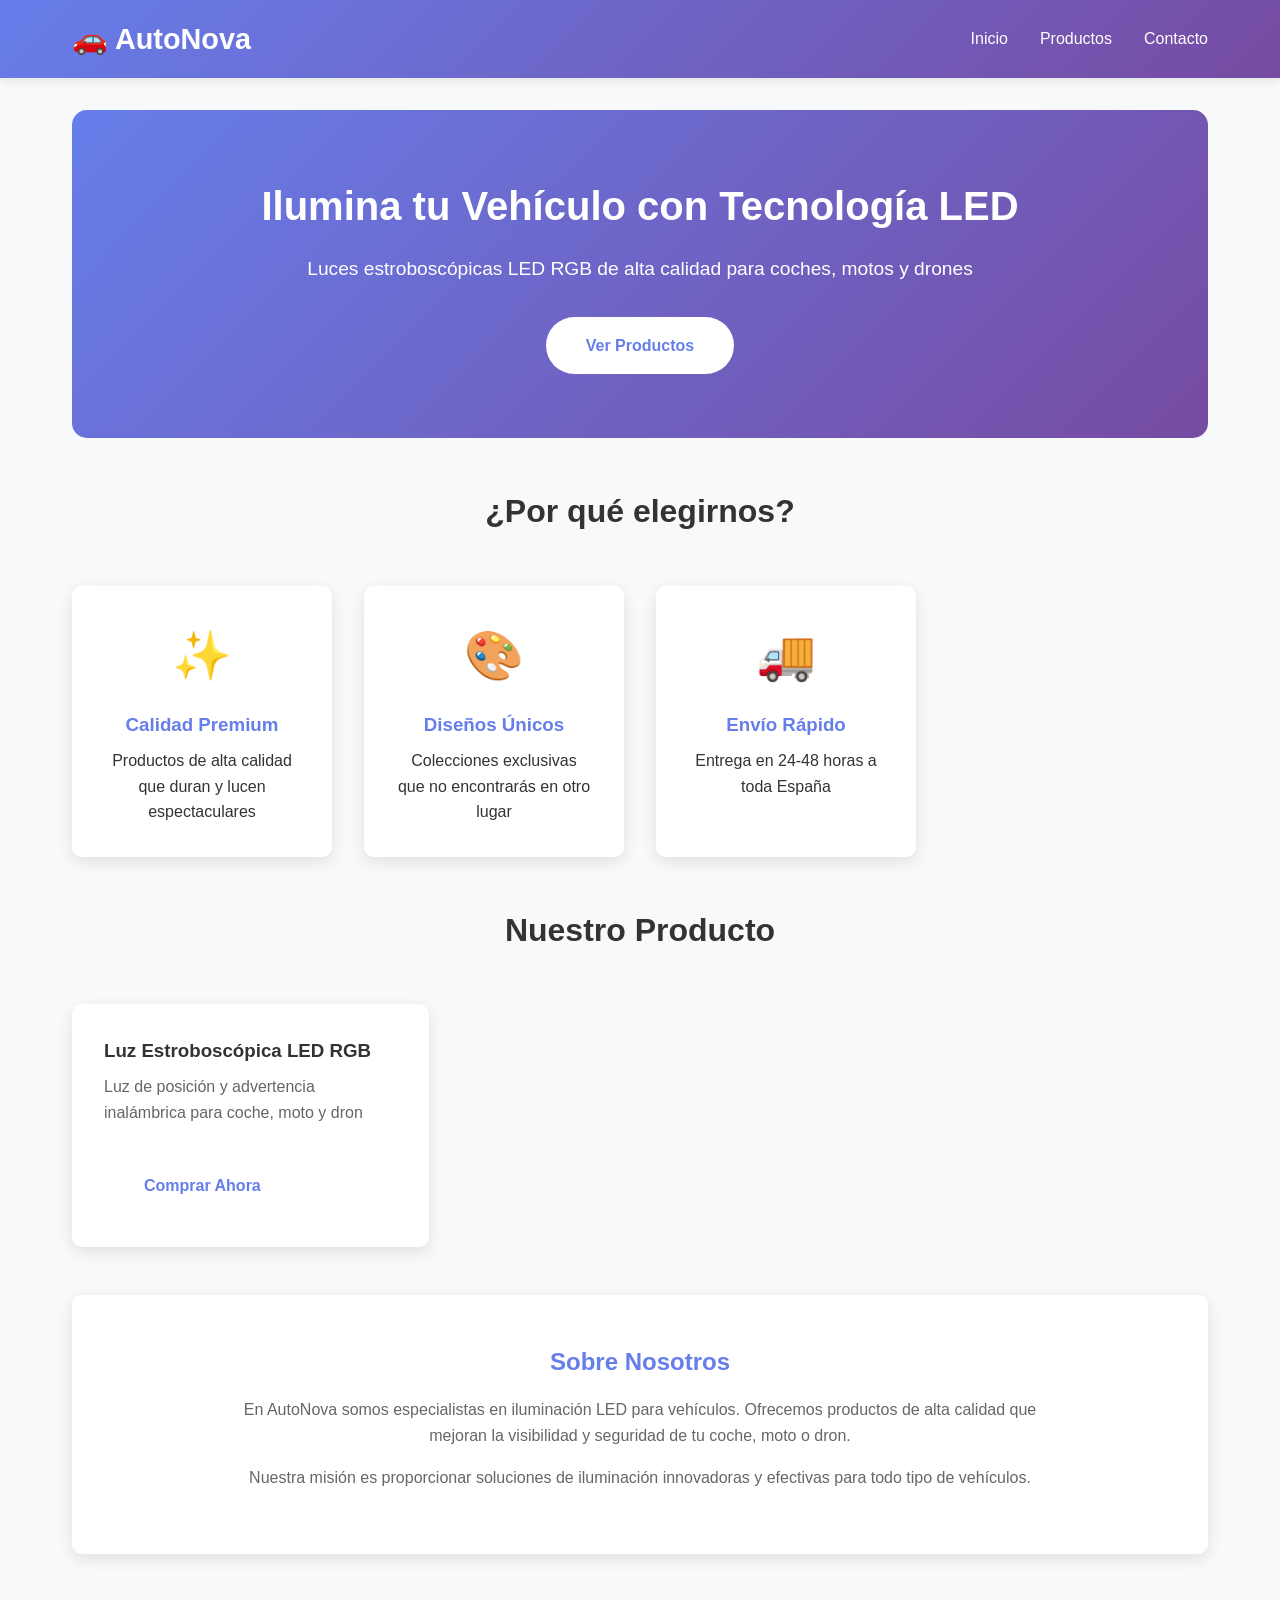
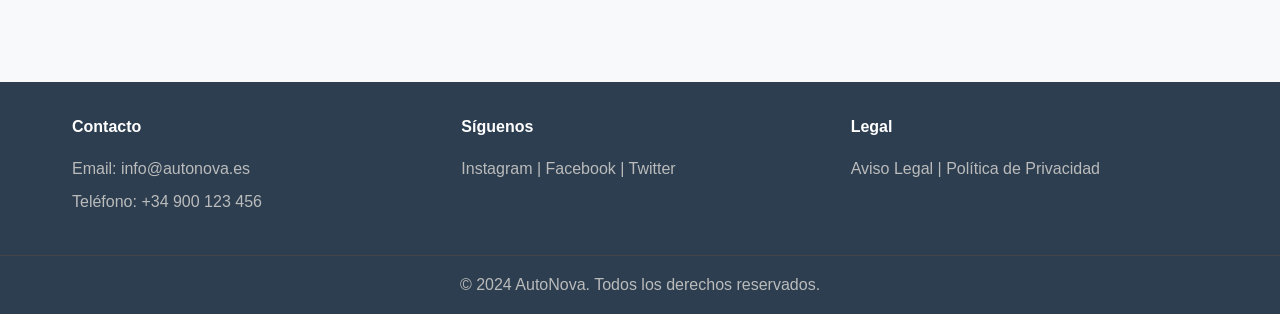
<file: index.html>
<!DOCTYPE html>
<html lang="es">
<head>
    <meta charset="UTF-8">
    <meta name="viewport" content="width=device-width, initial-scale=1.0">
    <title>AutoNova - Accesorios LED para Vehículos</title>
    <link rel="stylesheet" href="style.css">
</head>
<body>
    <header>
        <nav>
            <h1>🚗 AutoNova</h1>
            <ul>
                <li><a href="index.html">Inicio</a></li>
                <li><a href="products.html">Productos</a></li>
                <li><a href="contacto.html">Contacto</a></li>
            </ul>
        </nav>
    </header>

    <main>
        <section class="hero">
            <h2>Ilumina tu Vehículo con Tecnología LED</h2>
            <p>Luces estroboscópicas LED RGB de alta calidad para coches, motos y drones</p>
            <a href="products.html" class="cta-button">Ver Productos</a>
        </section>

        <section class="features">
            <h2>¿Por qué elegirnos?</h2>
            <article class="feature-card">
                <span class="icon">✨</span>
                <h3>Calidad Premium</h3>
                <p>Productos de alta calidad que duran y lucen espectaculares</p>
            </article>
            <article class="feature-card">
                <span class="icon">🎨</span>
                <h3>Diseños Únicos</h3>
                <p>Colecciones exclusivas que no encontrarás en otro lugar</p>
            </article>
            <article class="feature-card">
                <span class="icon">🚚</span>
                <h3>Envío Rápido</h3>
                <p>Entrega en 24-48 horas a toda España</p>
            </article>
        </section>

        <section class="featured-products">
            <h2>Nuestro Producto</h2>
            <article class="product-preview">
                <h3>Luz Estroboscópica LED RGB</h3>
                <p>Luz de posición y advertencia inalámbrica para coche, moto y dron</p>
                <a href="https://iwh08i-61.myshopify.com/checkouts/cn/hWN5iMxh8oSyE7Tl8J4o7qvz/es-es?_r=AQABdAQBVFLVPikiuw-yGiGpzpXRgN3s1sM5fGQhyjwQyFk&auto_redirect=false&edge_redirect=true&skip_shop_pay=true" class="cta-button" style="display: inline-block; margin-top: 1rem;">Comprar Ahora</a>
            </article>
        </section>

        <section class="about">
            <h2>Sobre Nosotros</h2>
            <p>En AutoNova somos especialistas en iluminación LED para vehículos. Ofrecemos productos de alta calidad que mejoran la visibilidad y seguridad de tu coche, moto o dron.</p>
            <p>Nuestra misión es proporcionar soluciones de iluminación innovadoras y efectivas para todo tipo de vehículos.</p>
        </section>
    </main>

    <footer>
        <section class="footer-content">
            <article class="footer-section">
                <h4>Contacto</h4>
                <p>Email: info@autonova.es</p>
                <p>Teléfono: +34 900 123 456</p>
            </article>
            <article class="footer-section">
                <h4>Síguenos</h4>
                <p>Instagram | Facebook | Twitter</p>
            </article>
            <article class="footer-section">
                <h4>Legal</h4>
                <p>Aviso Legal | Política de Privacidad</p>
            </article>
        </section>
        <p class="copyright">&copy; 2024 AutoNova. Todos los derechos reservados.</p>
    </footer>
</body>
</html>
</file>
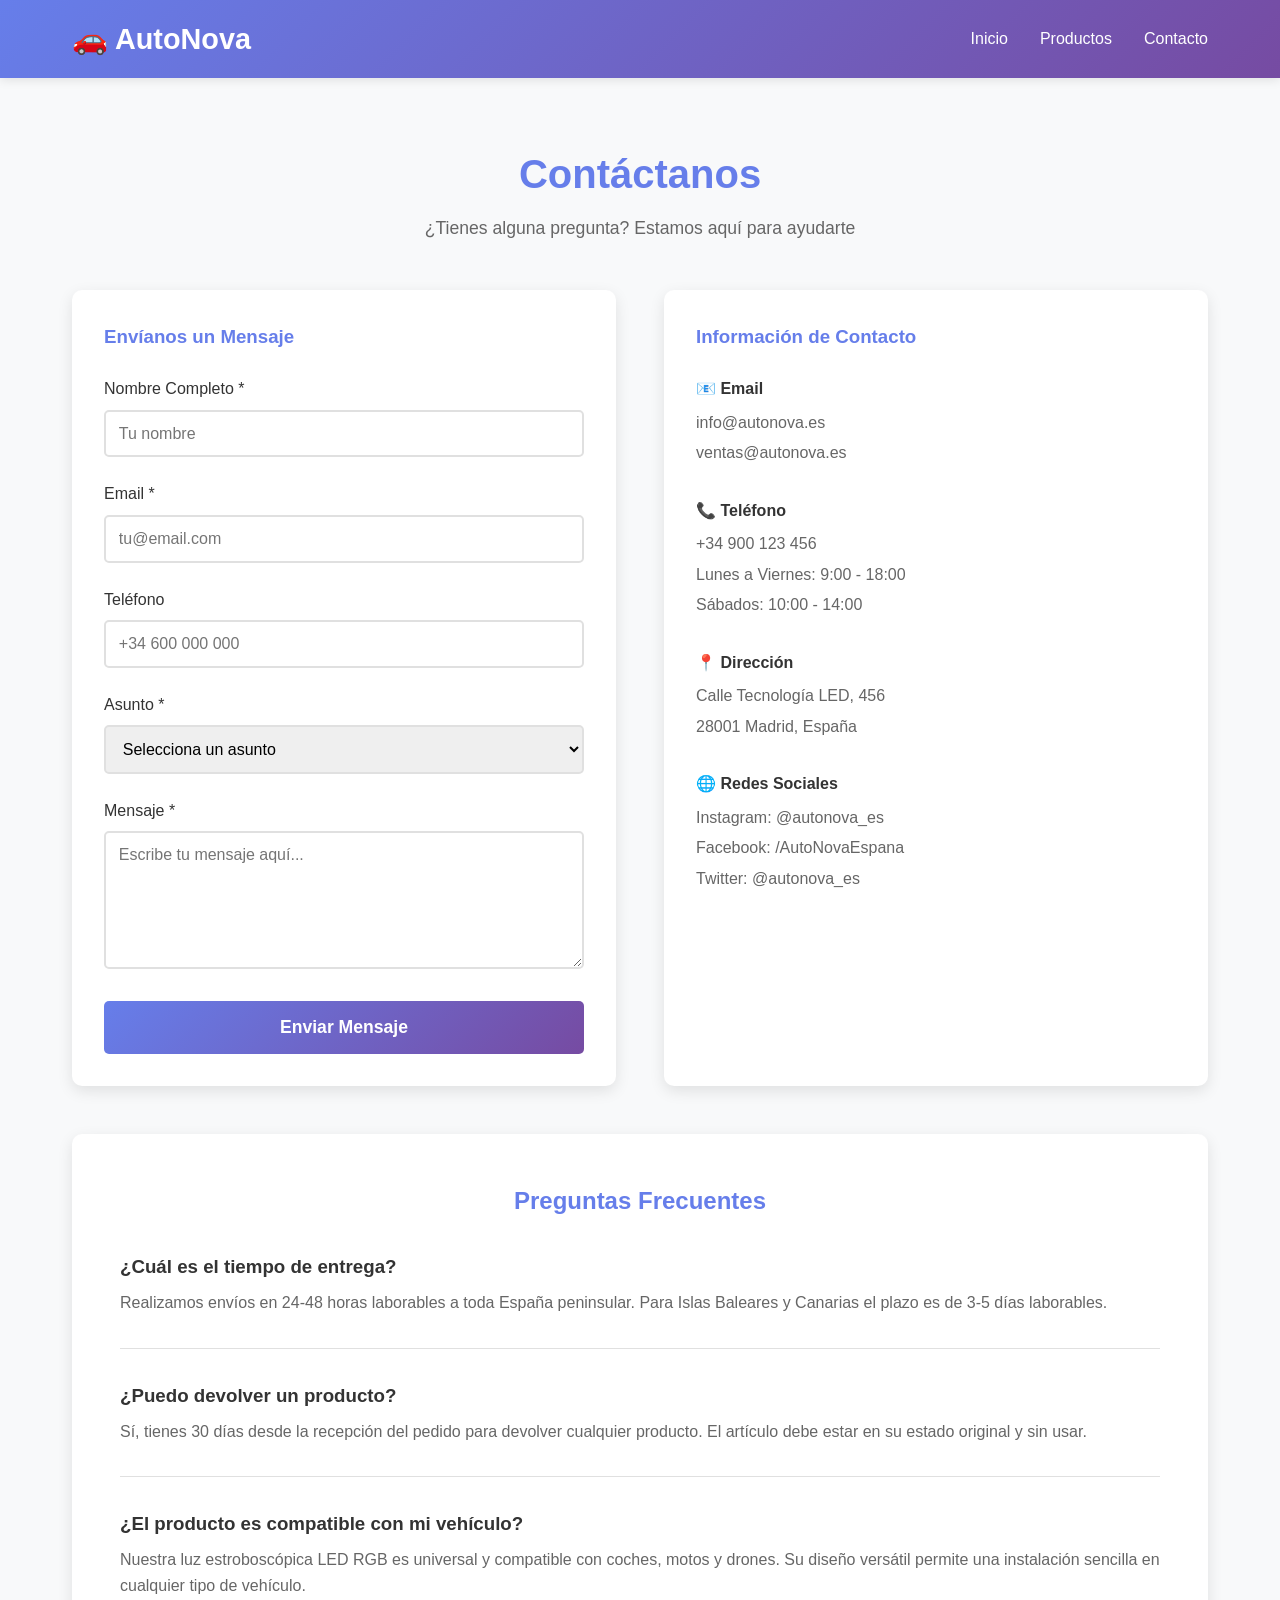
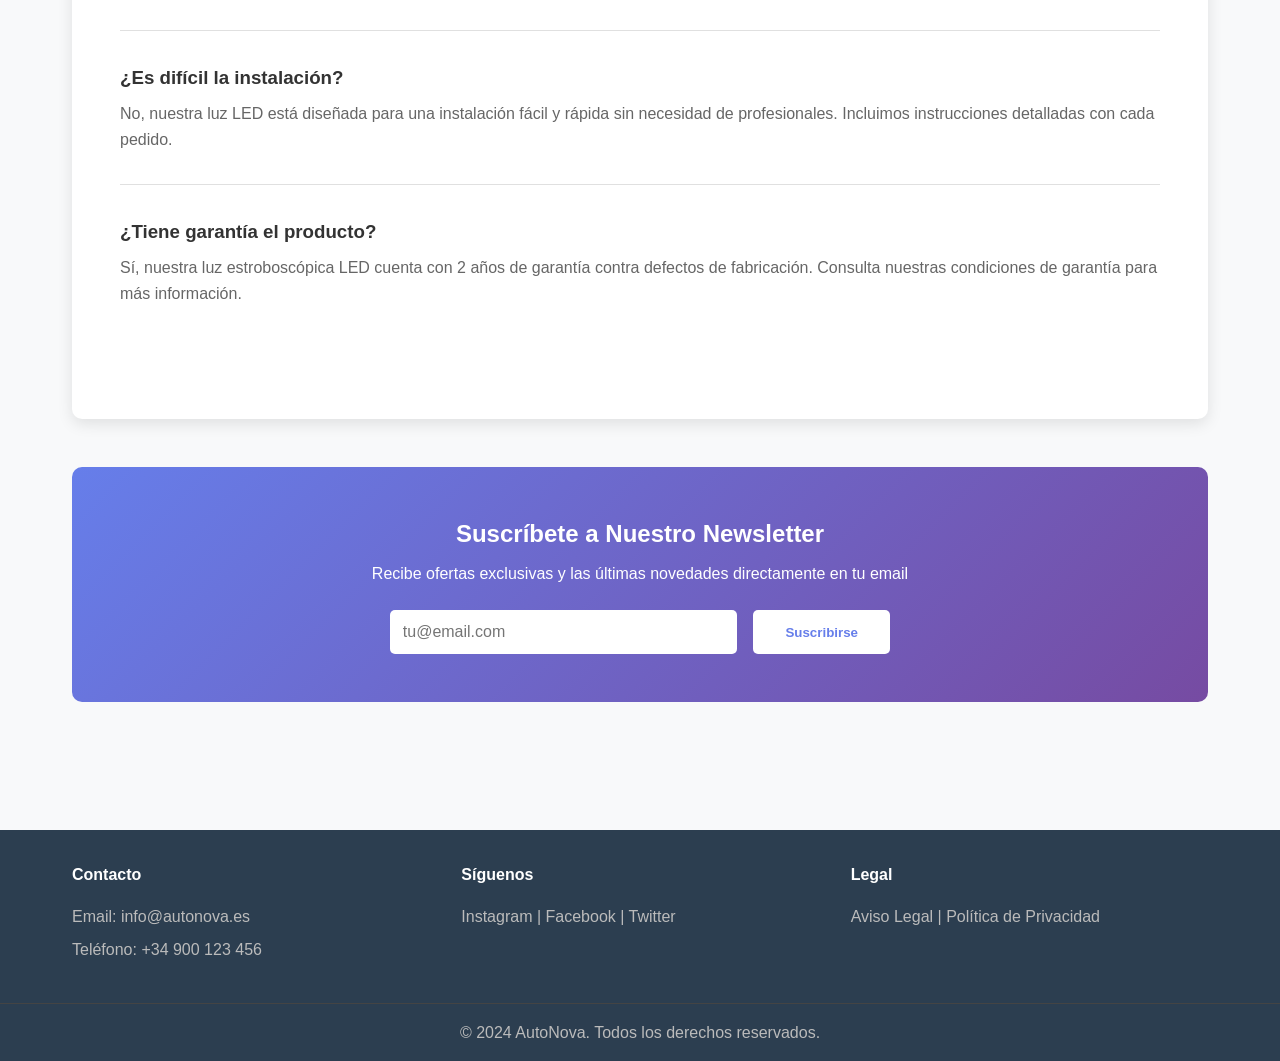
<file: contacto.html>
<!DOCTYPE html>
<html lang="es">
<head>
    <meta charset="UTF-8">
    <meta name="viewport" content="width=device-width, initial-scale=1.0">
    <title>Contacto - AutoNova</title>
    <link rel="stylesheet" href="style.css">
</head>
<body>
    <header>
        <nav>
            <h1>🚗 AutoNova</h1>
            <ul>
                <li><a href="index.html">Inicio</a></li>
                <li><a href="products.html">Productos</a></li>
                <li><a href="contacto.html">Contacto</a></li>
            </ul>
        </nav>
    </header>

    <main>
        <section class="page-header">
            <h2>Contáctanos</h2>
            <p>¿Tienes alguna pregunta? Estamos aquí para ayudarte</p>
        </section>

        <section class="contact-container">
            <article class="contact-form">
                <h3>Envíanos un Mensaje</h3>
                <form>
                    <label for="name">Nombre Completo *</label>
                    <input type="text" id="name" name="name" required placeholder="Tu nombre">

                    <label for="email">Email *</label>
                    <input type="email" id="email" name="email" required placeholder="tu@email.com">

                    <label for="phone">Teléfono</label>
                    <input type="tel" id="phone" name="phone" placeholder="+34 600 000 000">

                    <label for="subject">Asunto *</label>
                    <select id="subject" name="subject" required>
                        <option value="">Selecciona un asunto</option>
                        <option value="info">Información sobre productos</option>
                        <option value="order">Estado de mi pedido</option>
                        <option value="return">Devoluciones y garantías</option>
                        <option value="suggestion">Sugerencias</option>
                        <option value="other">Otro</option>
                    </select>

                    <label for="message">Mensaje *</label>
                    <textarea id="message" name="message" required placeholder="Escribe tu mensaje aquí..." rows="6"></textarea>

                    <button type="submit" class="submit-button">Enviar Mensaje</button>
                </form>
            </article>

            <article class="contact-info">
                <h3>Información de Contacto</h3>

                <section class="info-block">
                    <h4>📧 Email</h4>
                    <p>info@autonova.es</p>
                    <p>ventas@autonova.es</p>
                </section>

                <section class="info-block">
                    <h4>📞 Teléfono</h4>
                    <p>+34 900 123 456</p>
                    <p>Lunes a Viernes: 9:00 - 18:00</p>
                    <p>Sábados: 10:00 - 14:00</p>
                </section>

                <section class="info-block">
                    <h4>📍 Dirección</h4>
                    <p>Calle Tecnología LED, 456</p>
                    <p>28001 Madrid, España</p>
                </section>

                <section class="info-block">
                    <h4>🌐 Redes Sociales</h4>
                    <p>Instagram: @autonova_es</p>
                    <p>Facebook: /AutoNovaEspana</p>
                    <p>Twitter: @autonova_es</p>
                </section>
            </article>
        </section>

        <section class="faq-section">
            <h2>Preguntas Frecuentes</h2>

            <article class="faq-item">
                <h3>¿Cuál es el tiempo de entrega?</h3>
                <p>Realizamos envíos en 24-48 horas laborables a toda España peninsular. Para Islas Baleares y Canarias el plazo es de 3-5 días laborables.</p>
            </article>

            <article class="faq-item">
                <h3>¿Puedo devolver un producto?</h3>
                <p>Sí, tienes 30 días desde la recepción del pedido para devolver cualquier producto. El artículo debe estar en su estado original y sin usar.</p>
            </article>

            <article class="faq-item">
                <h3>¿El producto es compatible con mi vehículo?</h3>
                <p>Nuestra luz estroboscópica LED RGB es universal y compatible con coches, motos y drones. Su diseño versátil permite una instalación sencilla en cualquier tipo de vehículo.</p>
            </article>

            <article class="faq-item">
                <h3>¿Es difícil la instalación?</h3>
                <p>No, nuestra luz LED está diseñada para una instalación fácil y rápida sin necesidad de profesionales. Incluimos instrucciones detalladas con cada pedido.</p>
            </article>

            <article class="faq-item">
                <h3>¿Tiene garantía el producto?</h3>
                <p>Sí, nuestra luz estroboscópica LED cuenta con 2 años de garantía contra defectos de fabricación. Consulta nuestras condiciones de garantía para más información.</p>
            </article>
        </section>

        <section class="newsletter">
            <h2>Suscríbete a Nuestro Newsletter</h2>
            <p>Recibe ofertas exclusivas y las últimas novedades directamente en tu email</p>
            <form class="newsletter-form">
                <input type="email" placeholder="tu@email.com" required>
                <button type="submit">Suscribirse</button>
            </form>
        </section>
    </main>

    <footer>
        <section class="footer-content">
            <article class="footer-section">
                <h4>Contacto</h4>
                <p>Email: info@autonova.es</p>
                <p>Teléfono: +34 900 123 456</p>
            </article>
            <article class="footer-section">
                <h4>Síguenos</h4>
                <p>Instagram | Facebook | Twitter</p>
            </article>
            <article class="footer-section">
                <h4>Legal</h4>
                <p>Aviso Legal | Política de Privacidad</p>
            </article>
        </section>
        <p class="copyright">&copy; 2024 AutoNova. Todos los derechos reservados.</p>
    </footer>
</body>
</html>
</file>
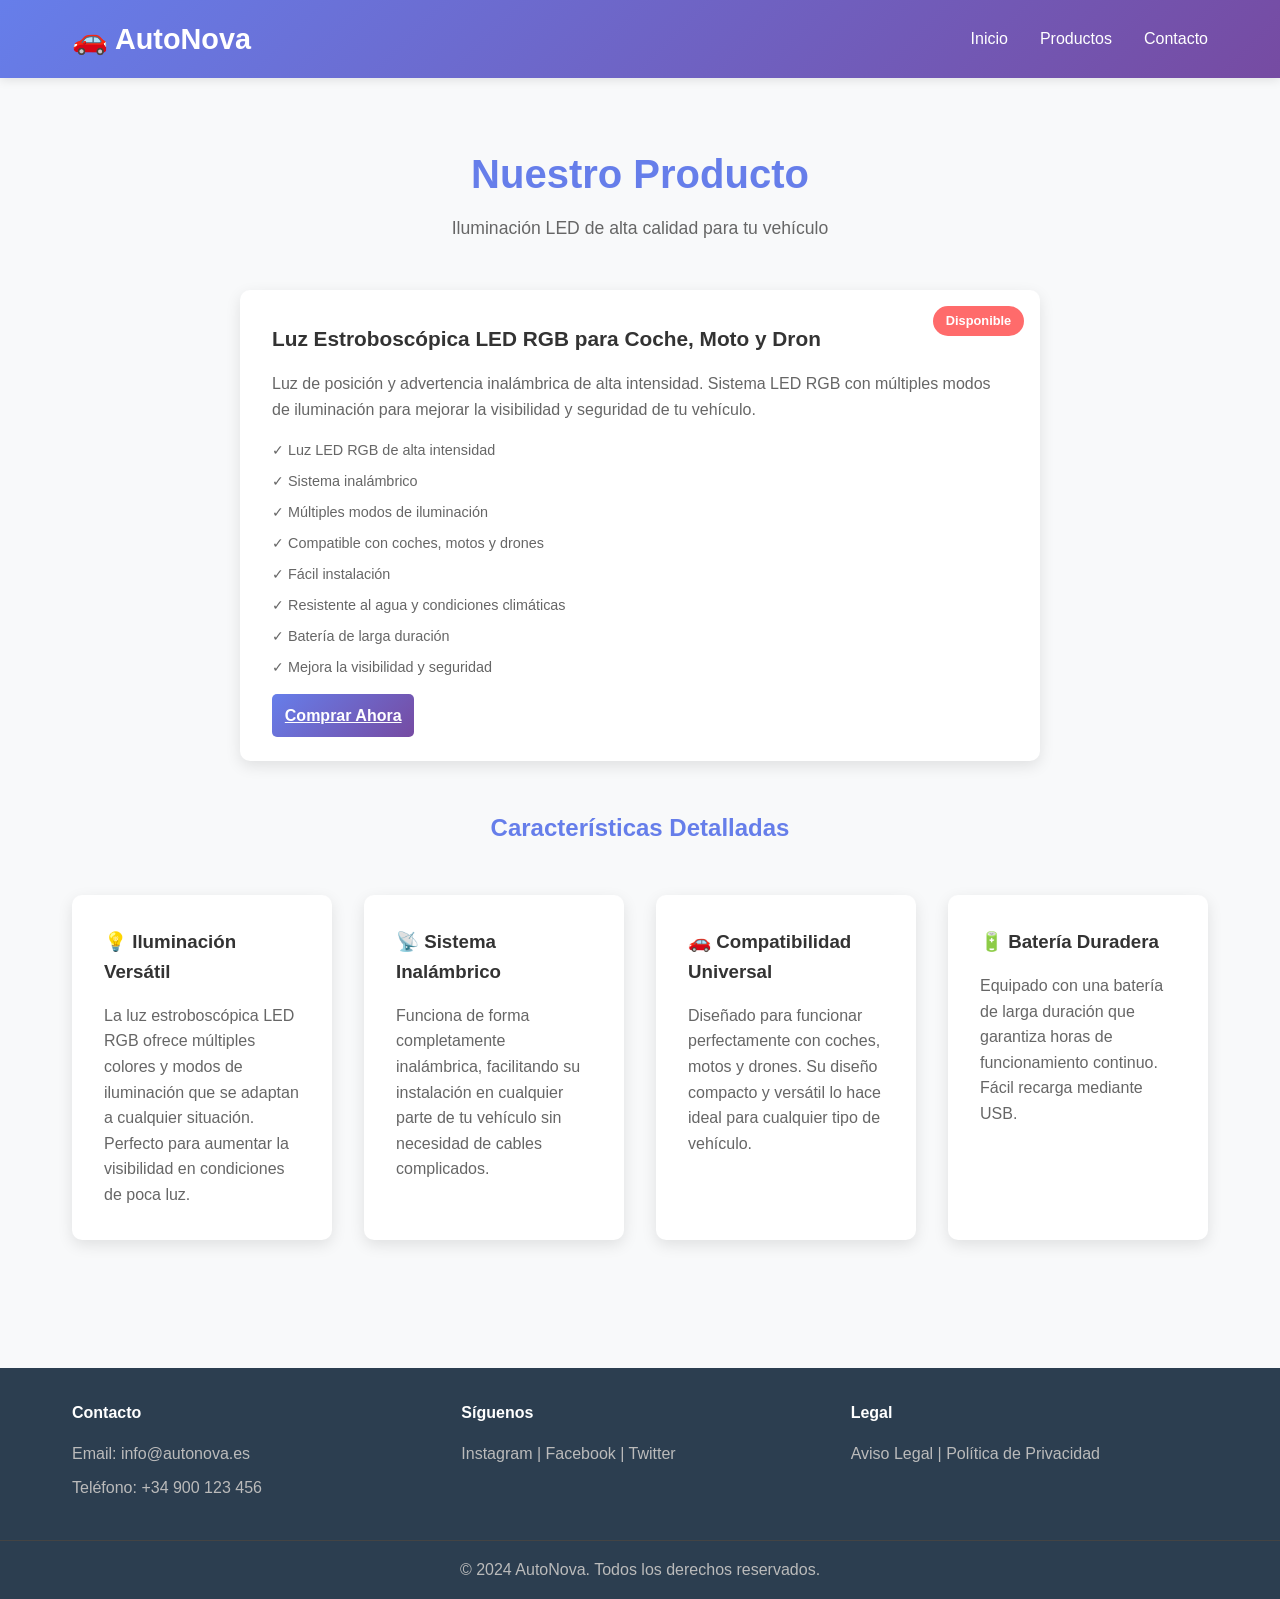
<file: products.html>
<!DOCTYPE html>
<html lang="es">
<head>
    <meta charset="UTF-8">
    <meta name="viewport" content="width=device-width, initial-scale=1.0">
    <title>Productos - AutoNova</title>
    <link rel="stylesheet" href="style.css">
</head>
<body>
    <header>
        <nav>
            <h1>🚗 AutoNova</h1>
            <ul>
                <li><a href="index.html">Inicio</a></li>
                <li><a href="products.html">Productos</a></li>
                <li><a href="contacto.html">Contacto</a></li>
            </ul>
        </nav>
    </header>

    <main>
        <section class="page-header">
            <h2>Nuestro Producto</h2>
            <p>Iluminación LED de alta calidad para tu vehículo</p>
        </section>

        <section class="products-grid">
            <article class="product-card featured">
                <span class="product-badge">Disponible</span>
                <h3>Luz Estroboscópica LED RGB para Coche, Moto y Dron</h3>
                <p>Luz de posición y advertencia inalámbrica de alta intensidad. Sistema LED RGB con múltiples modos de iluminación para mejorar la visibilidad y seguridad de tu vehículo.</p>
                <ul class="product-features">
                    <li>✓ Luz LED RGB de alta intensidad</li>
                    <li>✓ Sistema inalámbrico</li>
                    <li>✓ Múltiples modos de iluminación</li>
                    <li>✓ Compatible con coches, motos y drones</li>
                    <li>✓ Fácil instalación</li>
                    <li>✓ Resistente al agua y condiciones climáticas</li>
                    <li>✓ Batería de larga duración</li>
                    <li>✓ Mejora la visibilidad y seguridad</li>
                </ul>
                <a href="https://iwh08i-61.myshopify.com/checkouts/cn/hWN5iMxh8oSyE7Tl8J4o7qvz/es-es?_r=AQABdAQBVFLVPikiuw-yGiGpzpXRgN3s1sM5fGQhyjwQyFk&auto_redirect=false&edge_redirect=true&skip_shop_pay=true" class="buy-button">Comprar Ahora</a>
            </article>
        </section>

        <section class="product-details">
            <h2>Características Detalladas</h2>
            <article class="detail-card">
                <h3>💡 Iluminación Versátil</h3>
                <p>La luz estroboscópica LED RGB ofrece múltiples colores y modos de iluminación que se adaptan a cualquier situación. Perfecto para aumentar la visibilidad en condiciones de poca luz.</p>
            </article>
            <article class="detail-card">
                <h3>📡 Sistema Inalámbrico</h3>
                <p>Funciona de forma completamente inalámbrica, facilitando su instalación en cualquier parte de tu vehículo sin necesidad de cables complicados.</p>
            </article>
            <article class="detail-card">
                <h3>🚗 Compatibilidad Universal</h3>
                <p>Diseñado para funcionar perfectamente con coches, motos y drones. Su diseño compacto y versátil lo hace ideal para cualquier tipo de vehículo.</p>
            </article>
            <article class="detail-card">
                <h3>🔋 Batería Duradera</h3>
                <p>Equipado con una batería de larga duración que garantiza horas de funcionamiento continuo. Fácil recarga mediante USB.</p>
            </article>
        </section>
    </main>

    <footer>
        <section class="footer-content">
            <article class="footer-section">
                <h4>Contacto</h4>
                <p>Email: info@autonova.es</p>
                <p>Teléfono: +34 900 123 456</p>
            </article>
            <article class="footer-section">
                <h4>Síguenos</h4>
                <p>Instagram | Facebook | Twitter</p>
            </article>
            <article class="footer-section">
                <h4>Legal</h4>
                <p>Aviso Legal | Política de Privacidad</p>
            </article>
        </section>
        <p class="copyright">&copy; 2024 AutoNova. Todos los derechos reservados.</p>
    </footer>
</body>
</html>
</file>
<file: style.css>
/* Reset y estilos generales */
* {
    margin: 0;
    padding: 0;
    box-sizing: border-box;
}

body {
    font-family: 'Segoe UI', Tahoma, Geneva, Verdana, sans-serif;
    line-height: 1.6;
    color: #333;
    background-color: #f8f9fa;
}

/* Header y Navegación */
header {
    background: linear-gradient(135deg, #667eea 0%, #764ba2 100%);
    color: white;
    padding: 1rem 0;
    box-shadow: 0 2px 10px rgba(0, 0, 0, 0.1);
    position: sticky;
    top: 0;
    z-index: 1000;
}

nav {
    max-width: 1200px;
    margin: 0 auto;
    padding: 0 2rem;
    display: flex;
    justify-content: space-between;
    align-items: center;
}

nav h1 {
    font-size: 1.8rem;
}

nav ul {
    display: flex;
    list-style: none;
    gap: 2rem;
}

nav a {
    color: white;
    text-decoration: none;
    font-weight: 500;
    transition: opacity 0.3s ease;
}

nav a:hover {
    opacity: 0.8;
}

/* Main Content */
main {
    max-width: 1200px;
    margin: 0 auto;
    padding: 2rem;
}

/* Hero Section */
.hero {
    text-align: center;
    padding: 4rem 2rem;
    background: linear-gradient(135deg, #667eea 0%, #764ba2 100%);
    color: white;
    border-radius: 15px;
    margin-bottom: 3rem;
}

.hero h2 {
    font-size: 2.5rem;
    margin-bottom: 1rem;
}

.hero p {
    font-size: 1.2rem;
    margin-bottom: 2rem;
}

.cta-button {
    display: inline-block;
    padding: 1rem 2.5rem;
    background-color: white;
    color: #667eea;
    text-decoration: none;
    border-radius: 50px;
    font-weight: bold;
    transition: transform 0.3s ease, box-shadow 0.3s ease;
}

.cta-button:hover {
    transform: translateY(-3px);
    box-shadow: 0 10px 20px rgba(0, 0, 0, 0.2);
}

/* Page Header */
.page-header {
    text-align: center;
    padding: 2rem 0 3rem;
}

.page-header h2 {
    font-size: 2.5rem;
    color: #667eea;
    margin-bottom: 0.5rem;
}

.page-header p {
    font-size: 1.1rem;
    color: #666;
}

/* Features Section */
.features {
    display: grid;
    grid-template-columns: repeat(auto-fit, minmax(250px, 1fr));
    gap: 2rem;
    margin-bottom: 3rem;
}

.features h2 {
    grid-column: 1 / -1;
    text-align: center;
    font-size: 2rem;
    margin-bottom: 1rem;
    color: #333;
}

.feature-card {
    background: white;
    padding: 2rem;
    border-radius: 10px;
    text-align: center;
    box-shadow: 0 5px 15px rgba(0, 0, 0, 0.1);
    transition: transform 0.3s ease;
}

.feature-card:hover {
    transform: translateY(-5px);
}

.feature-card .icon {
    font-size: 3rem;
    display: block;
    margin-bottom: 1rem;
}

.feature-card h3 {
    color: #667eea;
    margin-bottom: 0.5rem;
}

/* Featured Products Section */
.featured-products {
    display: grid;
    grid-template-columns: repeat(auto-fit, minmax(280px, 1fr));
    gap: 2rem;
    margin-bottom: 3rem;
}

.featured-products h2 {
    grid-column: 1 / -1;
    text-align: center;
    font-size: 2rem;
    margin-bottom: 1rem;
    color: #333;
}

.product-preview {
    background: white;
    padding: 2rem;
    border-radius: 10px;
    box-shadow: 0 5px 15px rgba(0, 0, 0, 0.1);
    transition: transform 0.3s ease;
}

.product-preview:hover {
    transform: translateY(-5px);
}

.product-preview h3 {
    color: #333;
    margin-bottom: 0.5rem;
}

.product-preview p {
    color: #666;
    margin-bottom: 1rem;
}

.product-preview .price {
    display: block;
    font-size: 1.5rem;
    color: #667eea;
    font-weight: bold;
}

/* Products Grid */
.products-grid {
    display: grid;
    grid-template-columns: repeat(auto-fill, minmax(300px, 1fr));
    gap: 2rem;
    margin-bottom: 3rem;
}

.product-card {
    background: white;
    padding: 2rem;
    border-radius: 10px;
    box-shadow: 0 5px 15px rgba(0, 0, 0, 0.1);
    position: relative;
    transition: transform 0.3s ease, box-shadow 0.3s ease;
}

.product-card:hover {
    transform: translateY(-5px);
    box-shadow: 0 10px 25px rgba(0, 0, 0, 0.15);
}

.product-badge {
    position: absolute;
    top: 1rem;
    right: 1rem;
    background-color: #ff6b6b;
    color: white;
    padding: 0.3rem 0.8rem;
    border-radius: 20px;
    font-size: 0.8rem;
    font-weight: bold;
}

.product-badge.new {
    background-color: #51cf66;
}

.product-card h3 {
    color: #333;
    margin-bottom: 1rem;
    font-size: 1.3rem;
}

.product-card > p {
    color: #666;
    margin-bottom: 1rem;
}

.product-features {
    list-style: none;
    margin-bottom: 1.5rem;
}

.product-features li {
    color: #666;
    margin-bottom: 0.5rem;
    font-size: 0.9rem;
}

.product-card .price {
    display: block;
    font-size: 1.8rem;
    color: #667eea;
    font-weight: bold;
    margin-bottom: 1rem;
}

.old-price {
    text-decoration: line-through;
    color: #999;
    font-size: 1.2rem;
    margin-right: 0.5rem;
}

.buy-button {
    width: 100%;
    padding: 0.8rem;
    background: linear-gradient(135deg, #667eea 0%, #764ba2 100%);
    color: white;
    border: none;
    border-radius: 5px;
    font-size: 1rem;
    font-weight: bold;
    cursor: pointer;
    transition: transform 0.3s ease;
}

.buy-button:hover {
    transform: scale(1.05);
}

/* About Section */
.about {
    background: white;
    padding: 3rem;
    border-radius: 10px;
    box-shadow: 0 5px 15px rgba(0, 0, 0, 0.1);
    margin-bottom: 3rem;
}

.about h2 {
    color: #667eea;
    margin-bottom: 1rem;
    text-align: center;
}

.about p {
    color: #666;
    margin-bottom: 1rem;
    text-align: center;
    max-width: 800px;
    margin-left: auto;
    margin-right: auto;
}

/* Contact Container */
.contact-container {
    display: grid;
    grid-template-columns: 1fr 1fr;
    gap: 3rem;
    margin-bottom: 3rem;
}

.contact-form,
.contact-info {
    background: white;
    padding: 2rem;
    border-radius: 10px;
    box-shadow: 0 5px 15px rgba(0, 0, 0, 0.1);
}

.contact-form h3,
.contact-info h3 {
    color: #667eea;
    margin-bottom: 1.5rem;
}

/* Form Styles */
form label {
    display: block;
    margin-bottom: 0.5rem;
    color: #333;
    font-weight: 500;
}

form input,
form select,
form textarea {
    width: 100%;
    padding: 0.8rem;
    margin-bottom: 1.5rem;
    border: 2px solid #e0e0e0;
    border-radius: 5px;
    font-family: inherit;
    font-size: 1rem;
    transition: border-color 0.3s ease;
}

form input:focus,
form select:focus,
form textarea:focus {
    outline: none;
    border-color: #667eea;
}

.submit-button {
    width: 100%;
    padding: 1rem;
    background: linear-gradient(135deg, #667eea 0%, #764ba2 100%);
    color: white;
    border: none;
    border-radius: 5px;
    font-size: 1.1rem;
    font-weight: bold;
    cursor: pointer;
    transition: transform 0.3s ease;
}

.submit-button:hover {
    transform: scale(1.02);
}

/* Contact Info */
.info-block {
    margin-bottom: 2rem;
}

.info-block h4 {
    color: #333;
    margin-bottom: 0.5rem;
}

.info-block p {
    color: #666;
    margin-bottom: 0.3rem;
}

/* Product Details Section */
.product-details {
    display: grid;
    grid-template-columns: repeat(auto-fit, minmax(250px, 1fr));
    gap: 2rem;
    margin-bottom: 3rem;
    margin-top: 3rem;
}

.product-details h2 {
    grid-column: 1 / -1;
    text-align: center;
    color: #667eea;
    margin-bottom: 1rem;
}

.detail-card {
    background: white;
    padding: 2rem;
    border-radius: 10px;
    box-shadow: 0 5px 15px rgba(0, 0, 0, 0.1);
    transition: transform 0.3s ease;
}

.detail-card:hover {
    transform: translateY(-5px);
}

.detail-card h3 {
    color: #333;
    margin-bottom: 1rem;
}

.detail-card p {
    color: #666;
    line-height: 1.6;
}

.product-card.featured {
    grid-column: 1 / -1;
    max-width: 800px;
    margin: 0 auto;
}

/* FAQ Section */
.faq-section {
    background: white;
    padding: 3rem;
    border-radius: 10px;
    box-shadow: 0 5px 15px rgba(0, 0, 0, 0.1);
    margin-bottom: 3rem;
}

.faq-section h2 {
    color: #667eea;
    text-align: center;
    margin-bottom: 2rem;
}

.faq-item {
    margin-bottom: 2rem;
    padding-bottom: 2rem;
    border-bottom: 1px solid #e0e0e0;
}

.faq-item:last-child {
    border-bottom: none;
}

.faq-item h3 {
    color: #333;
    margin-bottom: 0.5rem;
}

.faq-item p {
    color: #666;
}

/* Newsletter Section */
.newsletter {
    background: linear-gradient(135deg, #667eea 0%, #764ba2 100%);
    color: white;
    padding: 3rem;
    border-radius: 10px;
    text-align: center;
    margin-bottom: 3rem;
}

.newsletter h2 {
    margin-bottom: 0.5rem;
}

.newsletter p {
    margin-bottom: 1.5rem;
}

.newsletter-form {
    display: flex;
    gap: 1rem;
    max-width: 500px;
    margin: 0 auto;
}

.newsletter-form input {
    flex: 1;
    padding: 0.8rem;
    border: none;
    border-radius: 5px;
    margin-bottom: 0;
}

.newsletter-form button {
    padding: 0.8rem 2rem;
    background-color: white;
    color: #667eea;
    border: none;
    border-radius: 5px;
    font-weight: bold;
    cursor: pointer;
    transition: transform 0.3s ease;
}

.newsletter-form button:hover {
    transform: scale(1.05);
}

/* Footer */
footer {
    background-color: #2c3e50;
    color: white;
    padding: 2rem 0 1rem;
    margin-top: 3rem;
}

.footer-content {
    max-width: 1200px;
    margin: 0 auto;
    padding: 0 2rem;
    display: grid;
    grid-template-columns: repeat(auto-fit, minmax(250px, 1fr));
    gap: 2rem;
    margin-bottom: 2rem;
}

.footer-section h4 {
    margin-bottom: 1rem;
    color: #fff;
}

.footer-section p {
    color: #bbb;
    margin-bottom: 0.5rem;
}

.copyright {
    text-align: center;
    padding-top: 1rem;
    border-top: 1px solid #444;
    color: #bbb;
}

/* Responsive Design */

/* Tablets y pantallas medianas */
@media (max-width: 1024px) {
    main {
        padding: 1.5rem;
    }

    .hero {
        padding: 3rem 1.5rem;
    }

    .features {
        grid-template-columns: repeat(auto-fit, minmax(200px, 1fr));
        gap: 1.5rem;
    }

    .product-details {
        grid-template-columns: repeat(auto-fit, minmax(200px, 1fr));
        gap: 1.5rem;
    }
}

/* Móviles y pantallas pequeñas */
@media (max-width: 768px) {
    /* Navegación móvil */
    nav {
        flex-direction: column;
        gap: 0.8rem;
        padding: 0 1rem;
    }

    nav h1 {
        font-size: 1.5rem;
    }

    nav ul {
        flex-direction: row;
        gap: 1rem;
        text-align: center;
        justify-content: center;
        flex-wrap: wrap;
    }

    nav ul li {
        font-size: 0.9rem;
    }

    /* Main content */
    main {
        padding: 1rem;
    }

    /* Hero section */
    .hero {
        padding: 2.5rem 1rem;
        margin-bottom: 2rem;
    }

    .hero h2 {
        font-size: 1.8rem;
        line-height: 1.3;
    }

    .hero p {
        font-size: 1rem;
    }

    .cta-button {
        padding: 0.8rem 2rem;
        font-size: 0.95rem;
    }

    /* Page header */
    .page-header {
        padding: 1.5rem 0 2rem;
    }

    .page-header h2 {
        font-size: 1.8rem;
    }

    .page-header p {
        font-size: 1rem;
    }

    /* Features section */
    .features {
        grid-template-columns: 1fr;
        gap: 1.5rem;
        margin-bottom: 2rem;
    }

    .feature-card {
        padding: 1.5rem;
    }

    .feature-card .icon {
        font-size: 2.5rem;
    }

    /* Featured products */
    .featured-products {
        grid-template-columns: 1fr;
        gap: 1.5rem;
        margin-bottom: 2rem;
    }

    .product-preview {
        padding: 1.5rem;
    }

    /* Products grid */
    .products-grid {
        grid-template-columns: 1fr;
        gap: 1.5rem;
        margin-bottom: 2rem;
    }

    .product-card {
        padding: 1.5rem;
    }

    .product-card h3 {
        font-size: 1.2rem;
    }

    .product-card .price {
        font-size: 1.5rem;
    }

    /* Product details */
    .product-details {
        grid-template-columns: 1fr;
        gap: 1.5rem;
        margin-bottom: 2rem;
    }

    .detail-card {
        padding: 1.5rem;
    }

    /* About section */
    .about {
        padding: 2rem 1.5rem;
        margin-bottom: 2rem;
    }

    /* Contact container */
    .contact-container {
        grid-template-columns: 1fr;
        gap: 2rem;
    }

    .contact-form,
    .contact-info {
        padding: 1.5rem;
    }

    /* FAQ section */
    .faq-section {
        padding: 2rem 1.5rem;
        margin-bottom: 2rem;
    }

    .faq-item {
        margin-bottom: 1.5rem;
        padding-bottom: 1.5rem;
    }

    /* Newsletter */
    .newsletter {
        padding: 2rem 1.5rem;
        margin-bottom: 2rem;
    }

    .newsletter h2 {
        font-size: 1.5rem;
    }

    .newsletter-form {
        flex-direction: column;
        gap: 0.8rem;
    }

    .newsletter-form button {
        padding: 0.8rem;
    }

    /* Footer */
    footer {
        margin-top: 2rem;
    }

    .footer-content {
        grid-template-columns: 1fr;
        gap: 1.5rem;
        padding: 0 1rem;
        text-align: center;
    }
}

/* Móviles muy pequeños */
@media (max-width: 480px) {
    nav h1 {
        font-size: 1.3rem;
    }

    nav ul {
        gap: 0.5rem;
    }

    nav ul li {
        font-size: 0.85rem;
    }

    .hero h2 {
        font-size: 1.5rem;
    }

    .hero p {
        font-size: 0.95rem;
    }

    .page-header h2 {
        font-size: 1.5rem;
    }

    .cta-button {
        padding: 0.7rem 1.5rem;
        font-size: 0.9rem;
    }

    .product-card,
    .feature-card,
    .detail-card,
    .contact-form,
    .contact-info {
        padding: 1.2rem;
    }

    .buy-button,
    .submit-button {
        font-size: 0.95rem;
        padding: 0.7rem;
    }

    form input,
    form select,
    form textarea {
        font-size: 0.95rem;
        padding: 0.7rem;
    }
}
</file>
